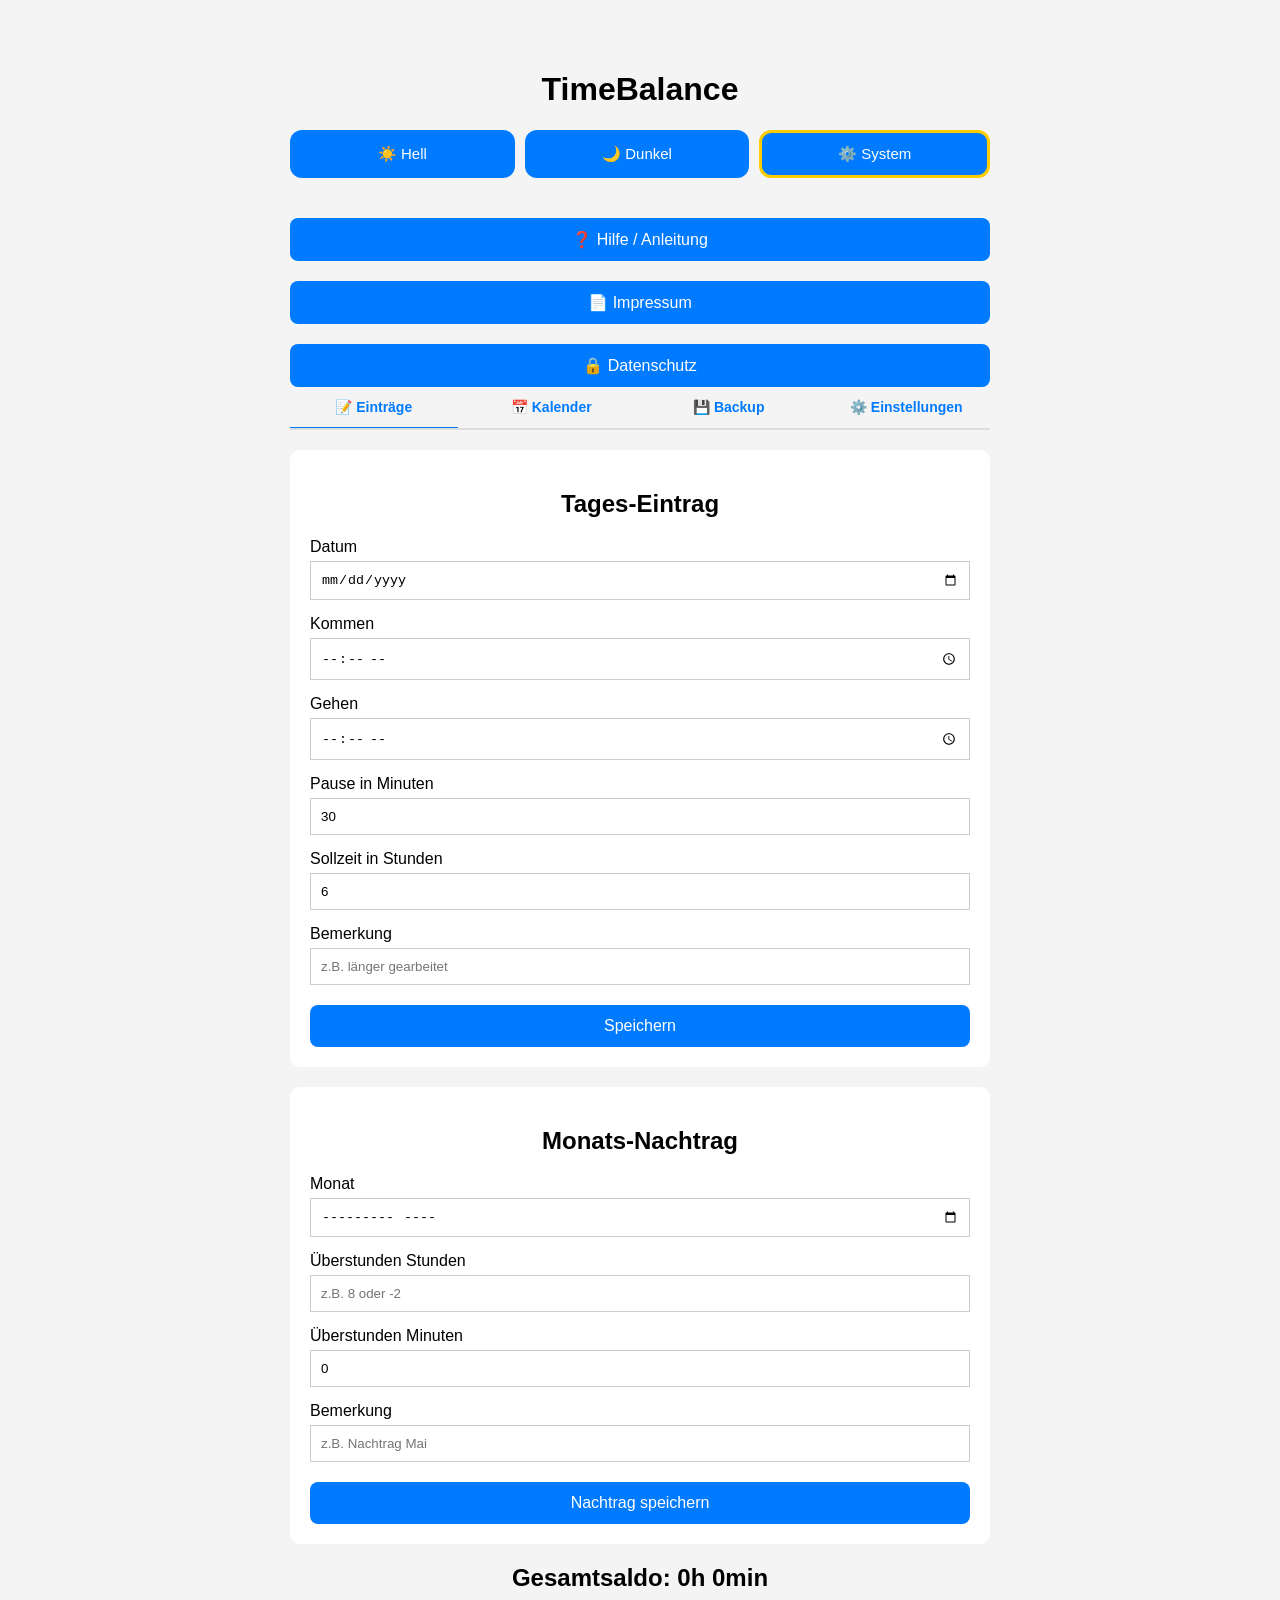
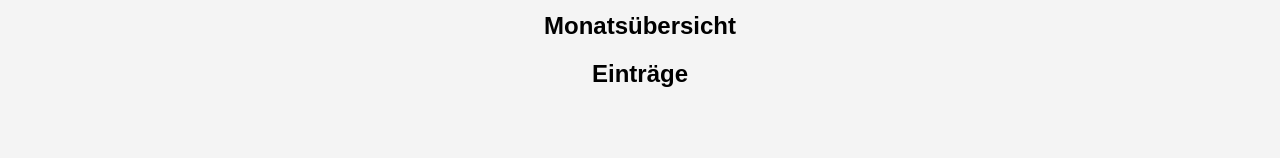
<file: index.html>
<!DOCTYPE html>
<html lang="de">
<head>
    <meta charset="UTF-8">
    <meta name="viewport" content="width=device-width, initial-scale=1.0">
    <title>TimeBalance</title>

    <meta name="color-scheme" content="light dark">

    <link rel="icon" type="image/png" href="icon-192.png">
    <link rel="manifest" href="manifest.json">
    <meta name="theme-color" content="#007aff">

    <meta name="apple-mobile-web-app-capable" content="yes">
    <meta name="apple-mobile-web-app-title" content="TimeBalance">
    <link rel="apple-touch-icon" href="icon-192.png">

    <link rel="stylesheet" href="style.css">
</head>
<body>

    <h1>TimeBalance</h1>

    <div class="theme-switcher">
        <button type="button" class="theme-btn" data-theme-btn="light" onclick="setTheme('light')">
            ☀️ Hell
        </button>

        <button type="button" class="theme-btn" data-theme-btn="dark" onclick="setTheme('dark')">
            🌙 Dunkel
        </button>

        <button type="button" class="theme-btn" data-theme-btn="system" onclick="setTheme('system')">
            ⚙️ System
        </button>
    </div>

    <button onclick="hilfeAnzeigen()">❓ Hilfe / Anleitung</button>

    <div id="hilfeBox" style="display:none;">
        <h2>TimeBalance – Hilfe / Anleitung</h2>

        <h3>1. Tages-Eintrag</h3>
        <p>Im Reiter „Einträge" erfasst du deine tägliche Arbeitszeit.</p>
        <p>Trage Datum, Kommen, Gehen, Pause und Sollzeit ein. TimeBalance berechnet daraus automatisch die Arbeitszeit und die Überstunden.</p>
        <p><b>Beispiel:</b> Kommen 08:00, Gehen 16:30, Pause 30 Minuten, Sollzeit 7,5 Stunden ergibt 0h 30min Überstunden.</p>

        <h3>2. Monats-Nachtrag</h3>
        <p>Der Monats-Nachtrag ist für Fälle gedacht, in denen du nur eine Gesamtsumme für einen Monat kennst.</p>
        <p><b>Plus-Beispiel:</b> Stunden 8 und Minuten 15 ergibt 8h 15min.</p>
        <p><b>Minus-Beispiel:</b> Stunden -2 und Minuten 30 ergibt -2h 30min.</p>
        <p>Monats-Nachträge werden immer auf den ersten Tag des Monats gespeichert.</p>

        <h3>3. Bearbeiten / Löschen</h3>
        <p>Tages-Einträge kannst du über „Bearbeiten" ändern.</p>
        <p>Monats-Nachträge bitte löschen und neu anlegen, damit die Monatswerte eindeutig bleiben.</p>

        <h3>4. Kalender</h3>
        <p>Im Reiter „Kalender" siehst du alle Einträge eines Monats als Kalenderansicht.</p>
        <p>🟢 Grün = Plusstunden | 🔴 Rot = Minusstunden | 💛 Gelb = Monats-Nachtrag</p>
        <p>Wenn du auf einen Tag klickst, siehst du Details oder kannst direkt einen neuen Eintrag für diesen Tag erfassen.</p>

        <h3>5. Einstellungen</h3>
        <p>Im Reiter „Einstellungen" kannst du persönliche Angaben speichern:</p>
        <p>Name, Firma, Abteilung, Personalnummer und Vorgesetzter.</p>
        <p>Diese Angaben erscheinen automatisch im PDF-Bericht. Leere Felder werden im Bericht ausgelassen.</p>
        <p>Der Name und der Vorgesetzte werden zusätzlich unter den Unterschriftsfeldern im Bericht angezeigt.</p>
        <p>Die Einstellungen werden lokal im Browser gespeichert und beim Backup mit exportiert.</p>

        <h3>6. PDF / Bericht</h3>
        <p>Im Reiter „Backup" kannst du einen PDF-Bericht anzeigen und anschließend über „Drucken / PDF" speichern oder ausdrucken.</p>
        <p>Du kannst auswählen zwischen:</p>
        <p>• Alle Einträge</p>
        <p>• Ganzes Jahr</p>
        <p>• Bestimmter Monat</p>
        <p>Der Bericht enthält Mitarbeiterdaten, Zeitraum, Saldo, Monatsübersicht, Einträge und Unterschriftsfelder mit Namen.</p>
        <p>Der vorgeschlagene PDF-Dateiname richtet sich nach der Auswahl, zum Beispiel TimeBalance-2026 oder TimeBalance-2026-06.</p>

        <h3>7. Backup exportieren</h3>
        <p>Mit „Daten exportieren" sicherst du deine Einträge und Einstellungen als JSON-Datei.</p>
        <p>Auf dem iPhone öffnet sich das Teilen-Menü. Wähle zum Beispiel „In Dateien sichern", iCloud oder OneDrive.</p>
        <p>Regelmäßige Backups sind wichtig, weil die App die Daten lokal im Browser bzw. in der PWA speichert.</p>

        <h3>8. Backup importieren</h3>
        <p>Beim Import zeigt TimeBalance vorher an, wie viele Einträge enthalten sind und ob Einstellungen im Backup vorhanden sind.</p>
        <p>Vor dem Import wird automatisch ein Sicherheitsbackup der aktuellen Daten erstellt.</p>
        <p>Wenn das Backup Einstellungen enthält, werden Name, Firma, Abteilung, Personalnummer und Vorgesetzter übernommen. Wenn keine Einstellungen enthalten sind, bleiben die aktuellen Einstellungen erhalten.</p>

        <h3>9. Datum und Anzeige</h3>
        <p>Intern speichert TimeBalance Datumswerte technisch im Format JJJJ-MM-TT, damit Filter und Backups stabil bleiben.</p>
        <p>In der Anzeige und im PDF-Bericht wird das Datum deutsch dargestellt, zum Beispiel 12.06.2026.</p>

        <h3>10. Offline / PWA</h3>
        <p>TimeBalance kann als PWA auf dem iPhone genutzt werden.</p>
        <p>Nach Updates kann es nötig sein, die App einmal komplett zu schließen und neu zu öffnen, damit der neue Cache geladen wird.</p>

        <p><b>Version:</b> 1.7</p>

        <button onclick="hilfeAusblenden()">Schließen</button>
    </div>

    <div class="tabs">
        <button class="tab-btn active" onclick="switchTab('eintrag-tab', this)">📝 Einträge</button>
        <button class="tab-btn" onclick="switchTab('kalender-tab', this)">📅 Kalender</button>
        <button class="tab-btn" onclick="switchTab('backup-tab', this)">💾 Backup</button>
        <button class="tab-btn" onclick="switchTab('einstellungen-tab', this)">⚙️ Einstellungen</button>
    </div>

    <div id="eintrag-tab" class="tab-content active">
        <div class="card">
            <h2>Tages-Eintrag</h2>

            <label>Datum</label>
            <input type="date" id="datum">

            <label>Kommen</label>
            <input type="time" id="kommen">

            <label>Gehen</label>
            <input type="time" id="gehen">

            <label>Pause in Minuten</label>
            <input type="number" id="pause" value="30">

            <label>Sollzeit in Stunden</label>
            <input type="number" id="sollzeit" step="0.01" value="6">

            <label>Bemerkung</label>
            <input type="text" id="bemerkung" placeholder="z.B. länger gearbeitet">

            <button id="speichernButton" onclick="speichern()">Speichern</button>
        </div>

        <div class="card">
            <h2>Monats-Nachtrag</h2>

            <label>Monat</label>
            <input type="month" id="nachtragMonat">

            <label>Überstunden Stunden</label>
            <input type="number" id="nachtragStunden" placeholder="z.B. 8 oder -2">

            <label>Überstunden Minuten</label>
            <input type="number" id="nachtragMinuten" min="0" max="59" value="0">

            <label>Bemerkung</label>
            <input type="text" id="nachtragBemerkung" placeholder="z.B. Nachtrag Mai">

            <button onclick="monatsNachtragSpeichern()">Nachtrag speichern</button>
        </div>

        <h2>Gesamtsaldo: <span id="saldo">0h 0min</span></h2>

        <h2>Monatsübersicht</h2>
        <div id="monatsuebersicht"></div>

        <h2>Einträge</h2>
        <div id="liste"></div>
    </div>

    <div id="kalender-tab" class="tab-content">
        <div class="card">
            <div class="kalender-header">
                <button class="nav-btn" onclick="vorherMonat()">⬅️</button>
                <h2 id="kalenderTitel">Juni 2026</h2>
                <button class="nav-btn" onclick="naechsterMonat()">➡️</button>
            </div>

            <div class="kalender-wochentage">
                <div class="wochentag">Mo</div>
                <div class="wochentag">Di</div>
                <div class="wochentag">Mi</div>
                <div class="wochentag">Do</div>
                <div class="wochentag">Fr</div>
                <div class="wochentag">Sa</div>
                <div class="wochentag">So</div>
            </div>

            <div id="kalender" class="kalender-grid"></div>
        </div>

        <div id="kalenderDetails" class="kalender-details-modal" style="display:none;">
            <div class="kalender-details-content">
                <h3>Details für <span id="selectedDate"></span></h3>
                <div id="selectedDateDetails"></div>
                <button onclick="closeDetails()">Zurück</button>
            </div>
        </div>
    </div>

    <div id="backup-tab" class="tab-content">
        <div class="card">
            <h2>Backup</h2>

            <button onclick="exportieren()">Daten exportieren</button>

            <h2>PDF / Bericht</h2>

            <label>Zeitraum auswählen</label>
            <select id="pdfZeitraum" onchange="pdfAuswahlAktualisieren()">
                <option value="alle">Alle Einträge</option>
                <option value="jahr">Ganzes Jahr</option>
                <option value="monat">Bestimmter Monat</option>
            </select>

            <div id="pdfJahrBox" style="display:none;">
                <label>Jahr</label>
                <input type="number" id="pdfJahr" min="2000" max="2100" step="1">
            </div>

            <div id="pdfMonatBox" style="display:none;">
                <label>Monat</label>
                <input type="month" id="pdfMonat">
            </div>

            <button onclick="pdfAnsichtMitAuswahl()">📄 PDF / Bericht anzeigen</button>

            <label>Backup importieren</label>
            <input type="file" id="importDatei" accept=".json,application/json" onchange="importieren(event)">
        </div>
    </div>

    <div id="einstellungen-tab" class="tab-content">
        <div class="card">
            <h2>⚙️ Einstellungen</h2>
            <p>Diese Angaben erscheinen später im PDF-Bericht.</p>
            <p><b>Version:</b> <span id="appVersion">1.7</span></p>

            <label>Name</label>
            <input type="text" id="einstellungName" placeholder="Vorname Nachname">

            <label>Firma</label>
            <input type="text" id="einstellungFirma" placeholder="Firmenname">

            <label>Abteilung</label>
            <input type="text" id="einstellungAbteilung" placeholder="Abteilung">

            <label>Personalnummer</label>
            <input type="text" id="einstellungPersonalnummer" placeholder="Personalnummer optional">

            <label>Vorgesetzter</label>
            <input type="text" id="einstellungVorgesetzter" placeholder="Name des Vorgesetzten">

            <button onclick="speichereEinstellungen()">Einstellungen speichern</button>
        </div>
    </div>

    <script src="app.js"></script>
    <script src="pdf.js"></script>
    <script src="date-format.js"></script>
    <script src="settings.js"></script>

    <script>
        if ('serviceWorker' in navigator) {
            navigator.serviceWorker.register('./service-worker.js');
        }
    </script>
</body>
</html>
</file>
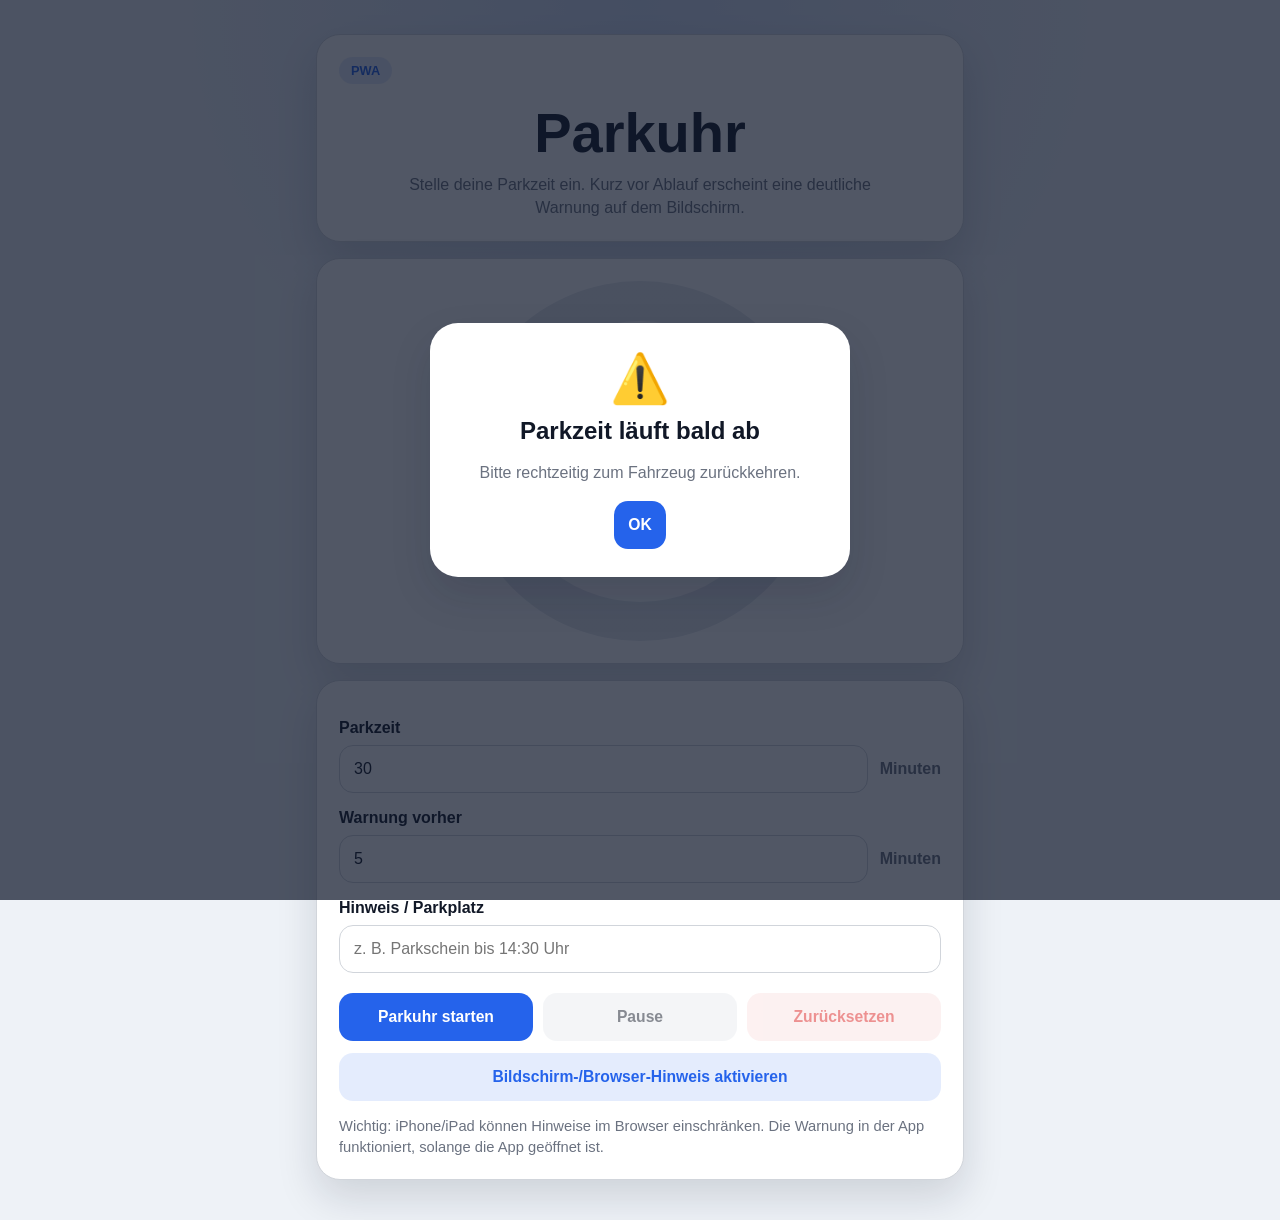
<file: parkuhr-app/index.html>
<!doctype html>
<html lang="de">
<head>
  <meta charset="utf-8">
  <meta name="viewport" content="width=device-width, initial-scale=1, viewport-fit=cover">
  <meta name="theme-color" content="#1f2937">
  <meta name="apple-mobile-web-app-capable" content="yes">
  <meta name="apple-mobile-web-app-title" content="Parkuhr">
  <meta name="apple-mobile-web-app-status-bar-style" content="black-translucent">
  <title>Parkuhr</title>
  <link rel="manifest" href="manifest.json">
  <link rel="icon" href="icon.svg" type="image/svg+xml">
  <link rel="apple-touch-icon" href="icon.svg">
  <link rel="stylesheet" href="style.css">
</head>
<body>
  <main class="app-shell">
    <section class="card hero">
      <div class="topline">
        <span class="badge">PWA</span>
        <button id="installButton" class="ghost" hidden>Installieren</button>
      </div>
      <h1>Parkuhr</h1>
      <p class="subtitle">Stelle deine Parkzeit ein. Kurz vor Ablauf erscheint eine deutliche Warnung auf dem Bildschirm.</p>
    </section>

    <section class="card meter-card" aria-live="polite">
      <div class="meter">
        <div id="progressRing" class="ring" style="--progress: 0deg;">
          <div class="ring-inner">
            <div id="timeLeft" class="time-left">00:00</div>
            <div id="statusText" class="status">Bereit</div>
          </div>
        </div>
      </div>
    </section>

    <section class="card controls">
      <label for="durationMinutes">Parkzeit</label>
      <div class="input-row">
        <input id="durationMinutes" type="number" min="1" max="999" inputmode="numeric" value="30">
        <span>Minuten</span>
      </div>

      <label for="warningMinutes">Warnung vorher</label>
      <div class="input-row">
        <input id="warningMinutes" type="number" min="0" max="999" inputmode="numeric" value="5">
        <span>Minuten</span>
      </div>

      <label for="note">Hinweis / Parkplatz</label>
      <input id="note" type="text" maxlength="80" placeholder="z. B. Parkschein bis 14:30 Uhr">

      <div class="button-grid">
        <button id="startButton" class="primary">Parkuhr starten</button>
        <button id="pauseButton" disabled>Pause</button>
        <button id="resetButton" class="danger" disabled>Zurücksetzen</button>
      </div>

      <button id="notifyButton" class="secondary">Bildschirm-/Browser-Hinweis aktivieren</button>
      <p class="hint">Wichtig: iPhone/iPad können Hinweise im Browser einschränken. Die Warnung in der App funktioniert, solange die App geöffnet ist.</p>
    </section>
  </main>

  <div id="messageOverlay" class="overlay" hidden>
    <div class="message-box">
      <div id="messageIcon" class="message-icon">⚠️</div>
      <h2 id="messageTitle">Parkzeit läuft bald ab</h2>
      <p id="messageText">Bitte rechtzeitig zum Fahrzeug zurückkehren.</p>
      <button id="closeMessage" class="primary">OK</button>
    </div>
  </div>

  <script src="app.js" defer></script>
</body>
</html>
</file>
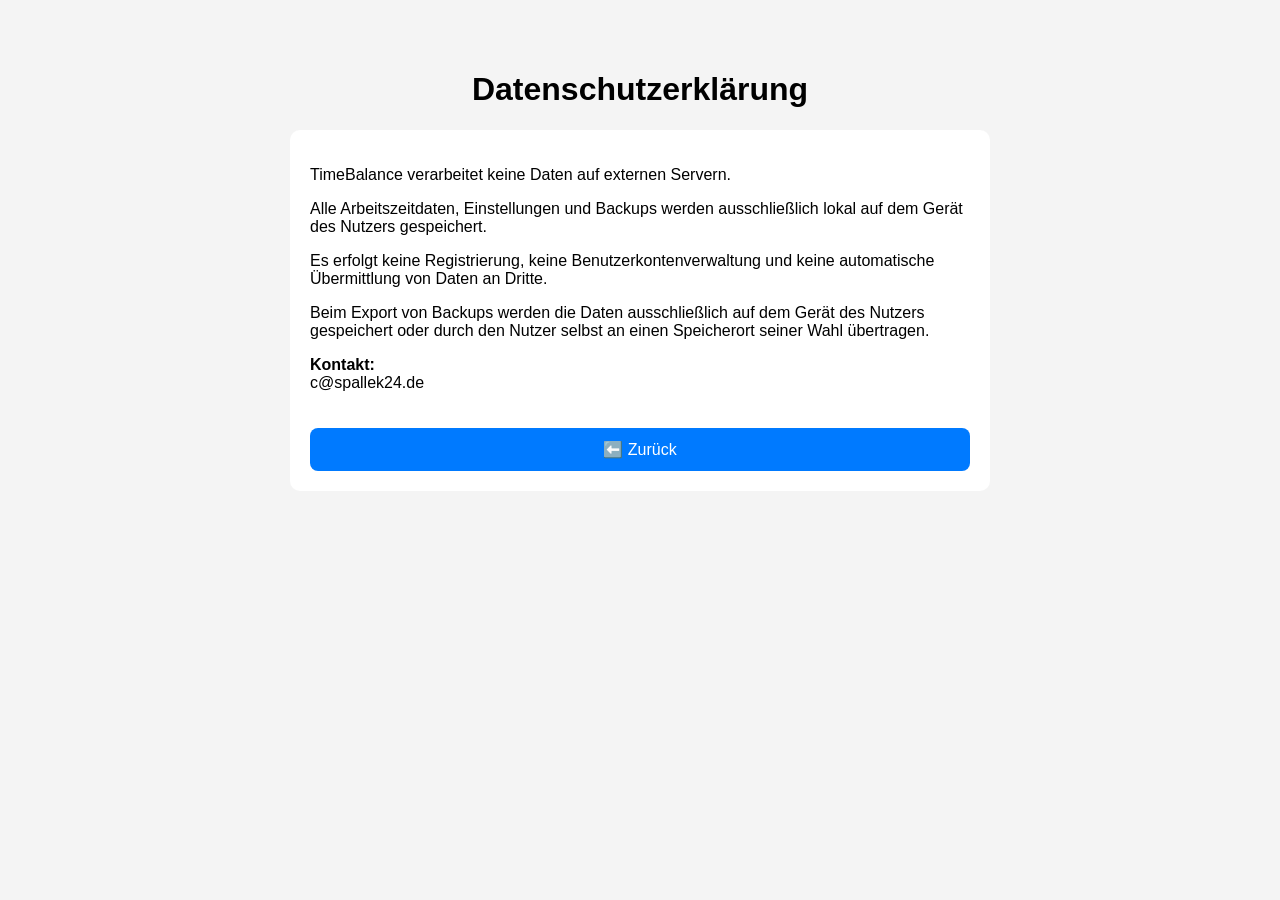
<file: datenschutz.html>
<!DOCTYPE html>
<html lang="de">
<head>
    <meta charset="UTF-8">
    <meta name="viewport" content="width=device-width, initial-scale=1.0">
    <title>TimeBalance Datenschutz</title>
    <link rel="stylesheet" href="style.css">
</head>
<body>
    <h1>Datenschutzerklärung</h1>

    <div class="card">
        <p>TimeBalance verarbeitet keine Daten auf externen Servern.</p>
        <p>Alle Arbeitszeitdaten, Einstellungen und Backups werden ausschließlich lokal auf dem Gerät des Nutzers gespeichert.</p>
        <p>Es erfolgt keine Registrierung, keine Benutzerkontenverwaltung und keine automatische Übermittlung von Daten an Dritte.</p>
        <p>Beim Export von Backups werden die Daten ausschließlich auf dem Gerät des Nutzers gespeichert oder durch den Nutzer selbst an einen Speicherort seiner Wahl übertragen.</p>
        <p><b>Kontakt:</b><br>c@spallek24.de</p>
        <button onclick="location.href='index.html'">⬅️ Zurück</button>
    </div>
</body>
</html>
</file>
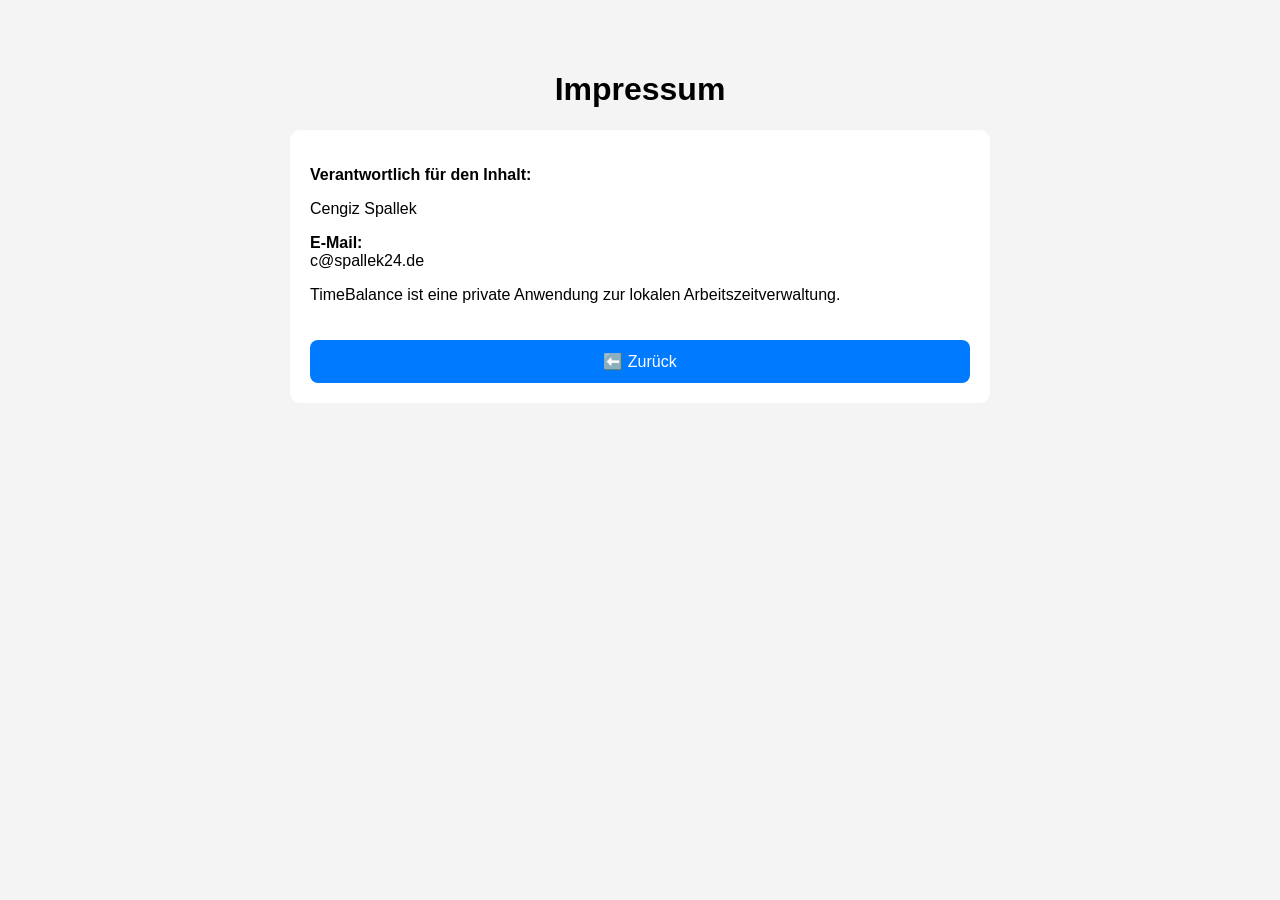
<file: impressum.html>
<!DOCTYPE html>
<html lang="de">
<head>
    <meta charset="UTF-8">
    <meta name="viewport" content="width=device-width, initial-scale=1.0">
    <title>TimeBalance Impressum</title>
    <link rel="stylesheet" href="style.css">
</head>
<body>
    <h1>Impressum</h1>

    <div class="card">
        <p><b>Verantwortlich für den Inhalt:</b></p>
        <p>Cengiz Spallek</p>
        <p><b>E-Mail:</b><br>c@spallek24.de</p>
        <p>TimeBalance ist eine private Anwendung zur lokalen Arbeitszeitverwaltung.</p>
        <button onclick="location.href='index.html'">⬅️ Zurück</button>
    </div>
</body>
</html>
</file>
<file: style.css>
:root {
    color-scheme: light dark;
}

html[data-theme="light"] {
    color-scheme: light;
}

html[data-theme="dark"] {
    color-scheme: dark;
}

body {
    font-family: Arial, sans-serif;
    max-width: 700px;
    margin: 30px auto;
    background: #f4f4f4;
    color: #000000;
    padding: 20px;
}

h1,
h2 {
    text-align: center;
}

.card,
.eintrag,
#hilfeBox {
    background: white;
    color: #000000;
    padding: 20px;
    border-radius: 10px;
    margin-bottom: 20px;
}

label {
    display: block;
    margin-top: 15px;
}

input,
select,
textarea {
    width: 100%;
    padding: 10px;
    margin-top: 5px;
    box-sizing: border-box;
    background: #ffffff;
    color: #000000;
    border: 1px solid #cccccc;
}

button {
    margin-top: 20px;
    width: 100%;
    padding: 12px;
    background: #007aff;
    color: white;
    border: none;
    border-radius: 8px;
    font-size: 16px;
    cursor: pointer;
}

button:active {
    opacity: 0.8;
}

.plus {
    color: green;
}

.minus {
    color: red;
}

/* Theme Buttons */

.theme-switcher {
    display: flex;
    gap: 10px;
    margin-bottom: 20px;
}

.theme-btn {
    flex: 1;
    margin-top: 0;
    padding: 12px;
    background: #007aff;
    color: white;
    border-radius: 12px;
    font-size: 15px;
}

.theme-active {
    border: 3px solid #ffcc00;
}

/* Hell erzwingen */

html[data-theme="light"] body {
    background: #f4f4f4;
    color: #000000;
}

html[data-theme="light"] h1,
html[data-theme="light"] h2,
html[data-theme="light"] h3,
html[data-theme="light"] label,
html[data-theme="light"] p,
html[data-theme="light"] span,
html[data-theme="light"] strong {
    color: #000000 !important;
}

html[data-theme="light"] .card,
html[data-theme="light"] .eintrag,
html[data-theme="light"] #hilfeBox {
    background: #ffffff !important;
    color: #000000 !important;
}

html[data-theme="light"] input,
html[data-theme="light"] select,
html[data-theme="light"] textarea {
    background: #ffffff !important;
    color: #000000 !important;
    border: 1px solid #cccccc;
}

html[data-theme="light"] input::placeholder {
    color: #999999;
}

/* Dunkel erzwingen */

html[data-theme="dark"] body {
    background: #121212;
    color: #ffffff;
}

html[data-theme="dark"] h1,
html[data-theme="dark"] h2,
html[data-theme="dark"] h3,
html[data-theme="dark"] label,
html[data-theme="dark"] p,
html[data-theme="dark"] span,
html[data-theme="dark"] strong {
    color: #ffffff !important;
}

html[data-theme="dark"] .card,
html[data-theme="dark"] .eintrag,
html[data-theme="dark"] #hilfeBox {
    background: #1e1e1e !important;
    color: #ffffff !important;
}

html[data-theme="dark"] input,
html[data-theme="dark"] select,
html[data-theme="dark"] textarea {
    background: #2b2b2b !important;
    color: #ffffff !important;
    border: 1px solid #555555;
}

html[data-theme="dark"] input::placeholder {
    color: #aaaaaa;
}

/* System Dark Mode */

@media (prefers-color-scheme: dark) {
    html[data-theme="system"] body {
        background: #121212;
        color: #ffffff;
    }

    html[data-theme="system"] h1,
    html[data-theme="system"] h2,
    html[data-theme="system"] h3,
    html[data-theme="system"] label,
    html[data-theme="system"] p,
    html[data-theme="system"] span,
    html[data-theme="system"] strong {
        color: #ffffff !important;
    }

    html[data-theme="system"] .card,
    html[data-theme="system"] .eintrag,
    html[data-theme="system"] #hilfeBox {
        background: #1e1e1e !important;
        color: #ffffff !important;
    }

    html[data-theme="system"] input,
    html[data-theme="system"] select,
    html[data-theme="system"] textarea {
        background: #2b2b2b !important;
        color: #ffffff !important;
        border: 1px solid #555555;
    }

    html[data-theme="system"] input::placeholder {
        color: #aaaaaa;
    }

    html[data-theme="system"] .wochentag {
        color: #aaa;
    }

    html[data-theme="system"] .tabs {
        border-bottom-color: #555;
    }

    html[data-theme="system"] .tab-btn {
        color: #66b3ff;
    }

    html[data-theme="system"] .tab-btn.active {
        color: #66b3ff;
        border-bottom-color: #66b3ff;
    }

    html[data-theme="system"] .kalender-tag {
        background: #2b2b2b;
        border-color: #444;
        color: #ccc;
    }

    html[data-theme="system"] .kalender-tag.plus {
        background: #1e5e2c;
        border-color: #28a745;
        color: #6ee989;
    }

    html[data-theme="system"] .kalender-tag.minus {
        background: #5e1e1e;
        border-color: #dc3545;
        color: #ff6b6b;
    }

    html[data-theme="system"] .kalender-tag.neutral {
        background: #3a3a3a;
        border-color: #666;
        color: #bbb;
    }

    html[data-theme="system"] .kalender-tag.nachtrag {
        background: #4a4a1e;
        border-color: #ffc107;
        color: #ffd700;
    }
}

/* TAB NAVIGATION */

.tabs {
    display: flex;
    gap: 10px;
    margin-bottom: 20px;
    border-bottom: 2px solid #ddd;
    overflow-x: auto;
}

.tab-btn {
    flex: 1;
    margin: 0;
    margin-bottom: -2px;
    padding: 12px;
    background: transparent;
    color: #007aff;
    border: none;
    border-bottom: 3px solid transparent;
    border-radius: 0;
    font-size: 14px;
    font-weight: bold;
    cursor: pointer;
    white-space: nowrap;
}

.tab-btn:hover {
    background: rgba(0, 122, 255, 0.1);
}

.tab-btn.active {
    color: #007aff;
    border-bottom-color: #007aff;
}

html[data-theme="dark"] .tabs {
    border-bottom-color: #555;
}

html[data-theme="dark"] .tab-btn {
    color: #66b3ff;
}

html[data-theme="dark"] .tab-btn.active {
    color: #66b3ff;
    border-bottom-color: #66b3ff;
}

/* TAB CONTENT */

.tab-content {
    display: none;
}

.tab-content.active {
    display: block;
}

/* KALENDER STYLES */

.kalender-header {
    display: flex;
    justify-content: space-between;
    align-items: center;
    margin-bottom: 20px;
}

.kalender-header h2 {
    margin: 0;
    flex: 1;
    text-align: center;
}

.nav-btn {
    width: auto;
    padding: 10px 15px;
    margin: 0;
    background: #007aff;
    color: white;
    border: none;
    border-radius: 8px;
    font-size: 16px;
    cursor: pointer;
}

.nav-btn:active {
    opacity: 0.8;
}

.kalender-wochentage {
    display: grid;
    grid-template-columns: repeat(7, 1fr);
    gap: 5px;
    margin-bottom: 10px;
    font-weight: bold;
    text-align: center;
}

.wochentag {
    padding: 10px;
    color: #666;
    font-size: 12px;
}

html[data-theme="dark"] .wochentag {
    color: #aaa;
}

.kalender-grid {
    display: grid;
    grid-template-columns: repeat(7, 1fr);
    gap: 5px;
    margin-bottom: 20px;
}

.kalender-tag {
    aspect-ratio: 1;
    padding: 10px;
    border: 1px solid #ddd;
    border-radius: 8px;
    text-align: center;
    cursor: pointer;
    font-size: 13px;
    display: flex;
    flex-direction: column;
    justify-content: space-between;
    background: #f9f9f9;
    color: #000;
    transition: all 0.2s ease;
}

.kalender-tag:hover {
    transform: scale(1.05);
    box-shadow: 0 2px 8px rgba(0, 122, 255, 0.3);
}

.kalender-tag.leer {
    background: transparent;
    border: none;
    cursor: default;
}

.kalender-tag.leer:hover {
    transform: none;
    box-shadow: none;
}

.kalender-tag.plus {
    background: #d4edda;
    border-color: #28a745;
    color: #155724;
}

.kalender-tag.minus {
    background: #f8d7da;
    border-color: #dc3545;
    color: #721c24;
}

.kalender-tag.neutral {
    background: #e2e3e5;
    border-color: #d6d8db;
    color: #383d41;
}

.kalender-tag.nachtrag {
    background: #fff3cd;
    border-color: #ffc107;
    color: #856404;
}

html[data-theme="dark"] .kalender-tag {
    background: #2b2b2b;
    border-color: #444;
    color: #ccc;
}

html[data-theme="dark"] .kalender-tag.plus {
    background: #1e5e2c;
    border-color: #28a745;
    color: #6ee989;
}

html[data-theme="dark"] .kalender-tag.minus {
    background: #5e1e1e;
    border-color: #dc3545;
    color: #ff6b6b;
}

html[data-theme="dark"] .kalender-tag.neutral {
    background: #3a3a3a;
    border-color: #666;
    color: #bbb;
}

html[data-theme="dark"] .kalender-tag.nachtrag {
    background: #4a4a1e;
    border-color: #ffc107;
    color: #ffd700;
}

.tag-nummer {
    font-weight: bold;
    font-size: 14px;
}

.tag-wert {
    font-size: 11px;
    font-weight: bold;
    margin-top: 3px;
}

html[data-theme="light"] .tab-btn {
    color: #007aff;
}

/* Heutigen Tag im Kalender markieren */

.kalender-tag.heute {
    border: 3px solid #ff9500 !important;
    box-shadow: 0 0 10px rgba(255, 149, 0, 0.8);
    transform: scale(1.03);
}

html[data-theme="dark"] .kalender-tag.heute,
html[data-theme="system"] .kalender-tag.heute {
    border: 3px solid #ffcc00 !important;
    box-shadow: 0 0 12px rgba(255, 204, 0, 0.9);
}
.kalender-tag.ausgewaehlt {
    border: 4px solid #00c853 !important;
    box-shadow: 0 0 14px rgba(0, 200, 83, 0.9);
}

html[data-theme="dark"] .kalender-tag.ausgewaehlt,
html[data-theme="system"] .kalender-tag.ausgewaehlt {
    border: 4px solid #00e676 !important;
    box-shadow: 0 0 16px rgba(0, 230, 118, 0.95);
}
</file>
<file: parkuhr-app/style.css>
:root {
  color-scheme: light dark;
  --bg: #eef2f7;
  --card: #ffffff;
  --text: #111827;
  --muted: #6b7280;
  --primary: #2563eb;
  --primary-dark: #1d4ed8;
  --danger: #dc2626;
  --warning: #f59e0b;
  --border: #d1d5db;
  --shadow: 0 18px 40px rgba(15, 23, 42, 0.14);
}

@media (prefers-color-scheme: dark) {
  :root {
    --bg: #0f172a;
    --card: #111827;
    --text: #f9fafb;
    --muted: #9ca3af;
    --primary: #3b82f6;
    --primary-dark: #2563eb;
    --border: #374151;
    --shadow: 0 18px 40px rgba(0, 0, 0, 0.35);
  }
}

* {
  box-sizing: border-box;
}

body {
  margin: 0;
  min-height: 100vh;
  font-family: -apple-system, BlinkMacSystemFont, "Segoe UI", sans-serif;
  background: radial-gradient(circle at top, rgba(37, 99, 235, 0.14), transparent 34%), var(--bg);
  color: var(--text);
}

.app-shell {
  width: min(680px, 100%);
  margin: 0 auto;
  padding: max(18px, env(safe-area-inset-top)) 16px max(24px, env(safe-area-inset-bottom));
}

.card {
  background: var(--card);
  border: 1px solid var(--border);
  border-radius: 24px;
  padding: 22px;
  margin: 16px 0;
  box-shadow: var(--shadow);
}

.hero {
  text-align: center;
}

.topline {
  display: flex;
  align-items: center;
  justify-content: space-between;
  gap: 12px;
}

.badge {
  display: inline-flex;
  border-radius: 999px;
  background: rgba(37, 99, 235, 0.12);
  color: var(--primary);
  padding: 6px 12px;
  font-weight: 700;
  font-size: 0.8rem;
}

h1 {
  margin: 16px 0 8px;
  font-size: clamp(2rem, 8vw, 3.5rem);
}

.subtitle,
.hint,
.status {
  color: var(--muted);
}

.subtitle {
  margin: 0 auto;
  max-width: 480px;
  line-height: 1.45;
}

.meter-card {
  display: grid;
  place-items: center;
}

.meter {
  width: min(82vw, 360px);
  aspect-ratio: 1;
  display: grid;
  place-items: center;
}

.ring {
  width: 100%;
  aspect-ratio: 1;
  border-radius: 50%;
  background: conic-gradient(var(--primary) var(--progress), rgba(148, 163, 184, 0.25) 0deg);
  display: grid;
  place-items: center;
  transition: background 0.4s ease;
}

.ring.warning {
  background: conic-gradient(var(--warning) var(--progress), rgba(148, 163, 184, 0.25) 0deg);
}

.ring.expired {
  background: conic-gradient(var(--danger) 360deg, rgba(148, 163, 184, 0.25) 0deg);
}

.ring-inner {
  width: 78%;
  aspect-ratio: 1;
  border-radius: 50%;
  background: var(--card);
  display: grid;
  place-items: center;
  align-content: center;
  text-align: center;
  padding: 18px;
}

.time-left {
  font-size: clamp(2.7rem, 13vw, 5rem);
  font-weight: 800;
  letter-spacing: -0.06em;
  font-variant-numeric: tabular-nums;
}

.status {
  font-weight: 700;
  margin-top: 8px;
}

label {
  display: block;
  margin: 16px 0 8px;
  font-weight: 700;
}

input {
  width: 100%;
  min-height: 48px;
  border: 1px solid var(--border);
  border-radius: 14px;
  padding: 12px 14px;
  background: transparent;
  color: var(--text);
  font-size: 1rem;
}

.input-row {
  display: grid;
  grid-template-columns: 1fr auto;
  align-items: center;
  gap: 12px;
}

.input-row span {
  color: var(--muted);
  font-weight: 700;
}

.button-grid {
  display: grid;
  grid-template-columns: 1fr 1fr 1fr;
  gap: 10px;
  margin-top: 20px;
}

button {
  border: 0;
  border-radius: 14px;
  min-height: 48px;
  padding: 12px 14px;
  font-weight: 800;
  font-size: 0.98rem;
  cursor: pointer;
  background: rgba(148, 163, 184, 0.2);
  color: var(--text);
}

button:disabled {
  opacity: 0.5;
  cursor: not-allowed;
}

.primary {
  background: var(--primary);
  color: white;
}

.primary:hover:not(:disabled) {
  background: var(--primary-dark);
}

.secondary,
.ghost {
  background: rgba(37, 99, 235, 0.12);
  color: var(--primary);
  width: 100%;
  margin-top: 12px;
}

.ghost {
  width: auto;
  min-height: 38px;
  padding: 8px 12px;
  margin-top: 0;
}

.danger {
  background: rgba(220, 38, 38, 0.12);
  color: var(--danger);
}

.hint {
  margin-bottom: 0;
  font-size: 0.92rem;
  line-height: 1.4;
}

.overlay {
  position: fixed;
  inset: 0;
  display: grid;
  place-items: center;
  padding: 24px;
  background: rgba(15, 23, 42, 0.72);
  z-index: 10;
}

.message-box {
  width: min(420px, 100%);
  background: var(--card);
  color: var(--text);
  border-radius: 28px;
  padding: 28px;
  text-align: center;
  box-shadow: var(--shadow);
}

.message-icon {
  font-size: 3rem;
}

.message-box h2 {
  margin: 10px 0;
}

.message-box p {
  color: var(--muted);
  line-height: 1.45;
}

@media (max-width: 520px) {
  .button-grid {
    grid-template-columns: 1fr;
  }
}
</file>
